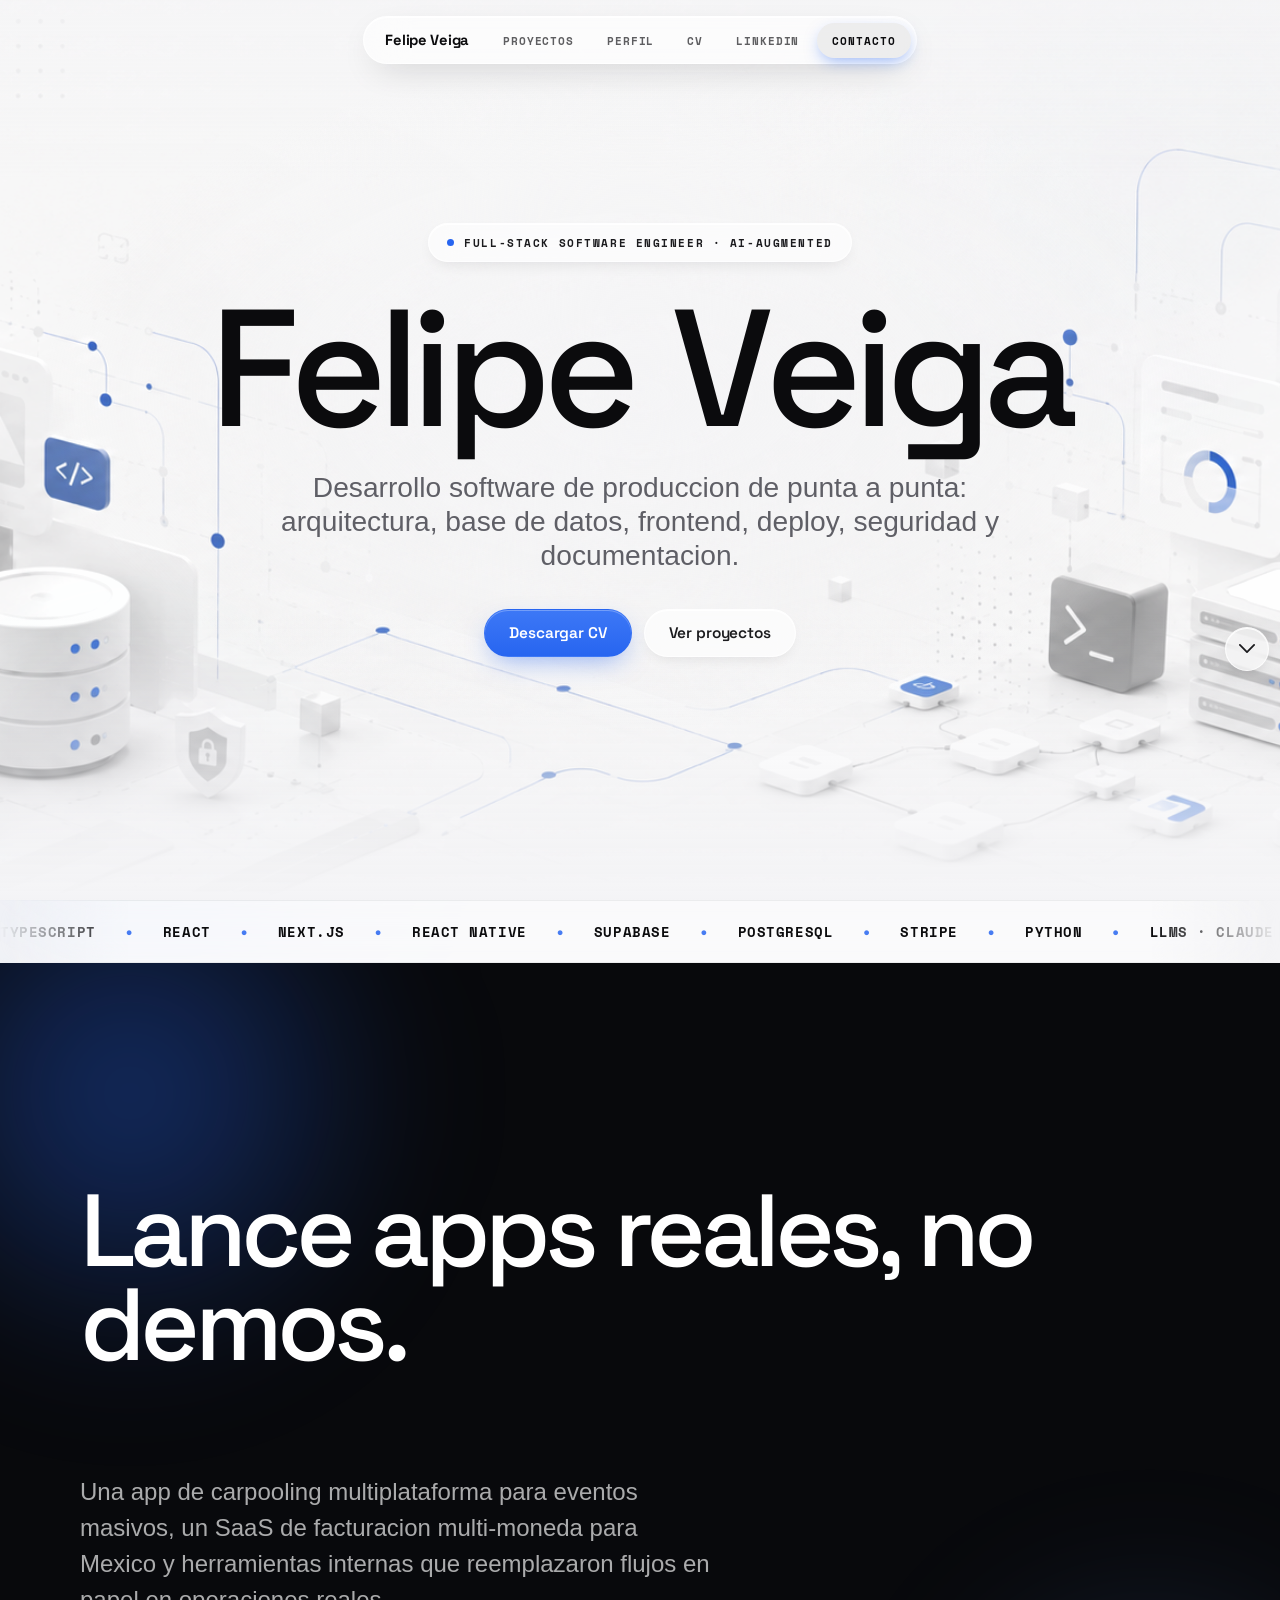
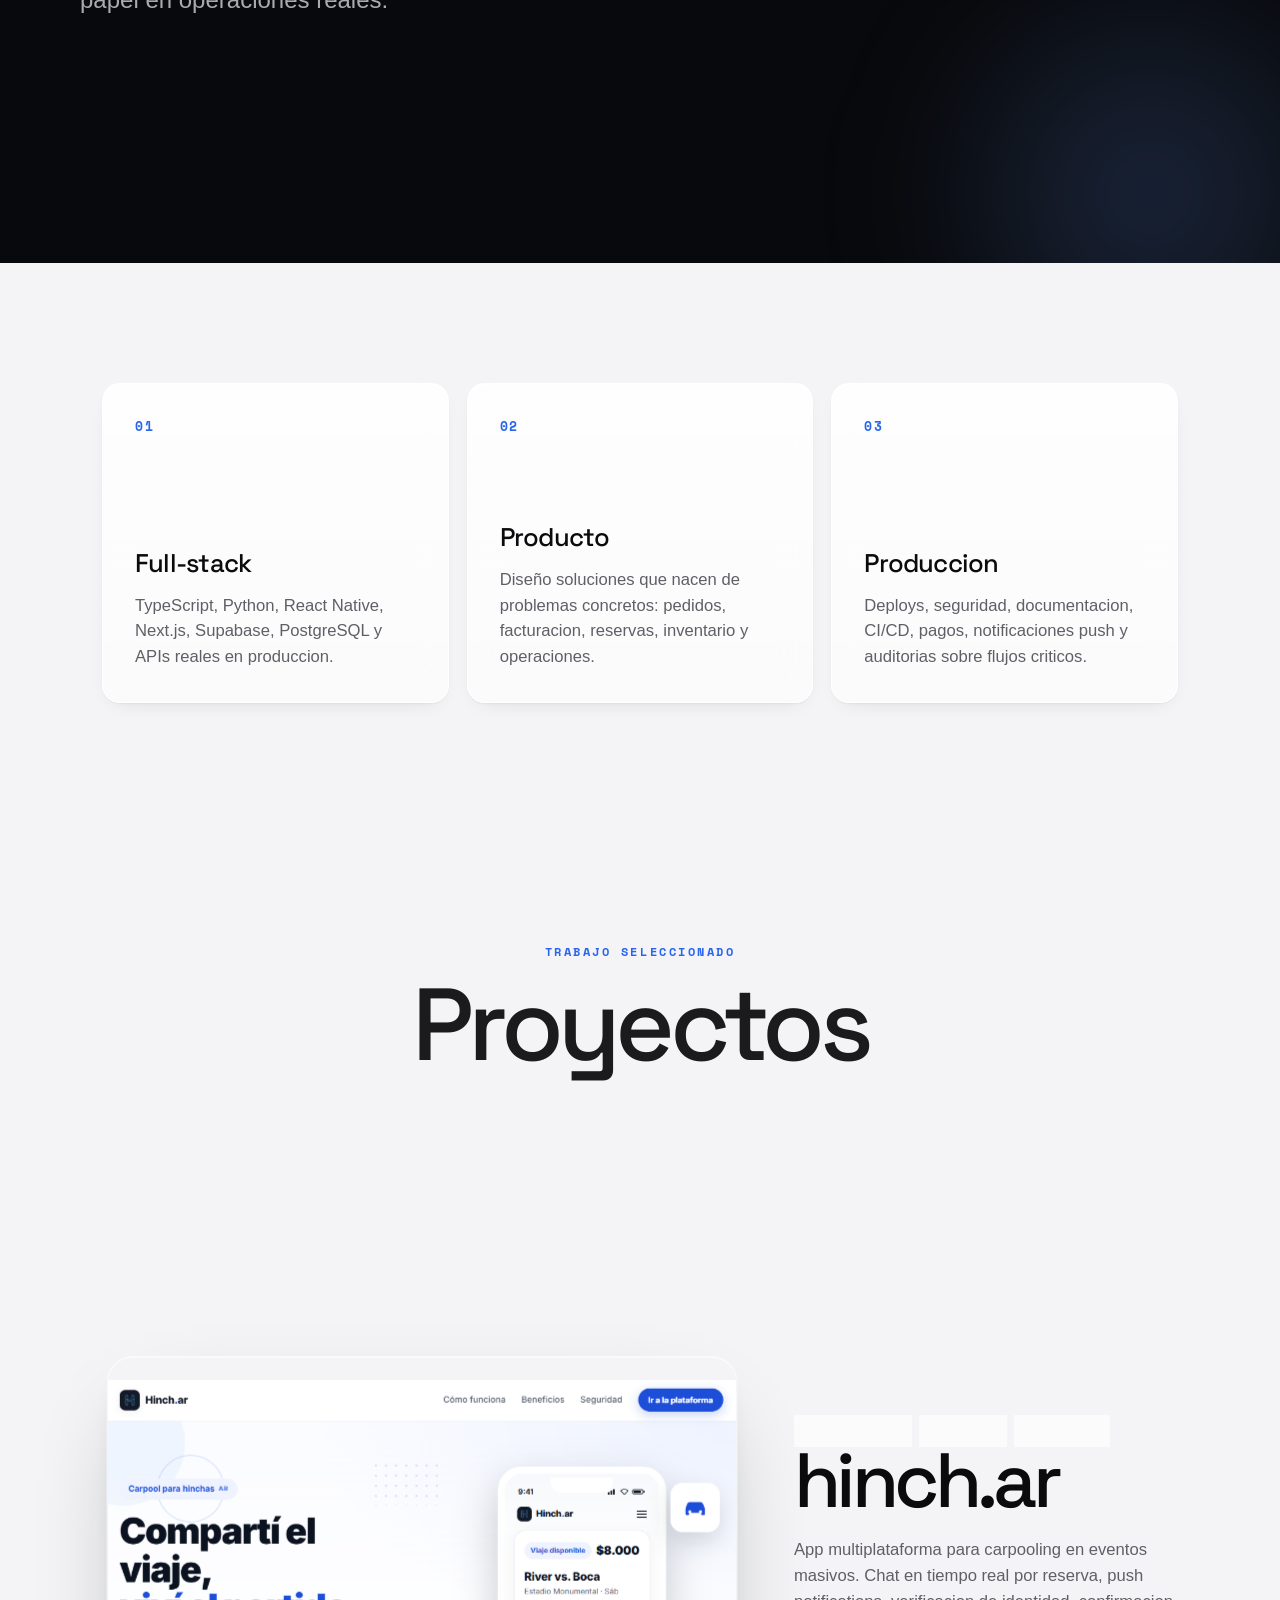
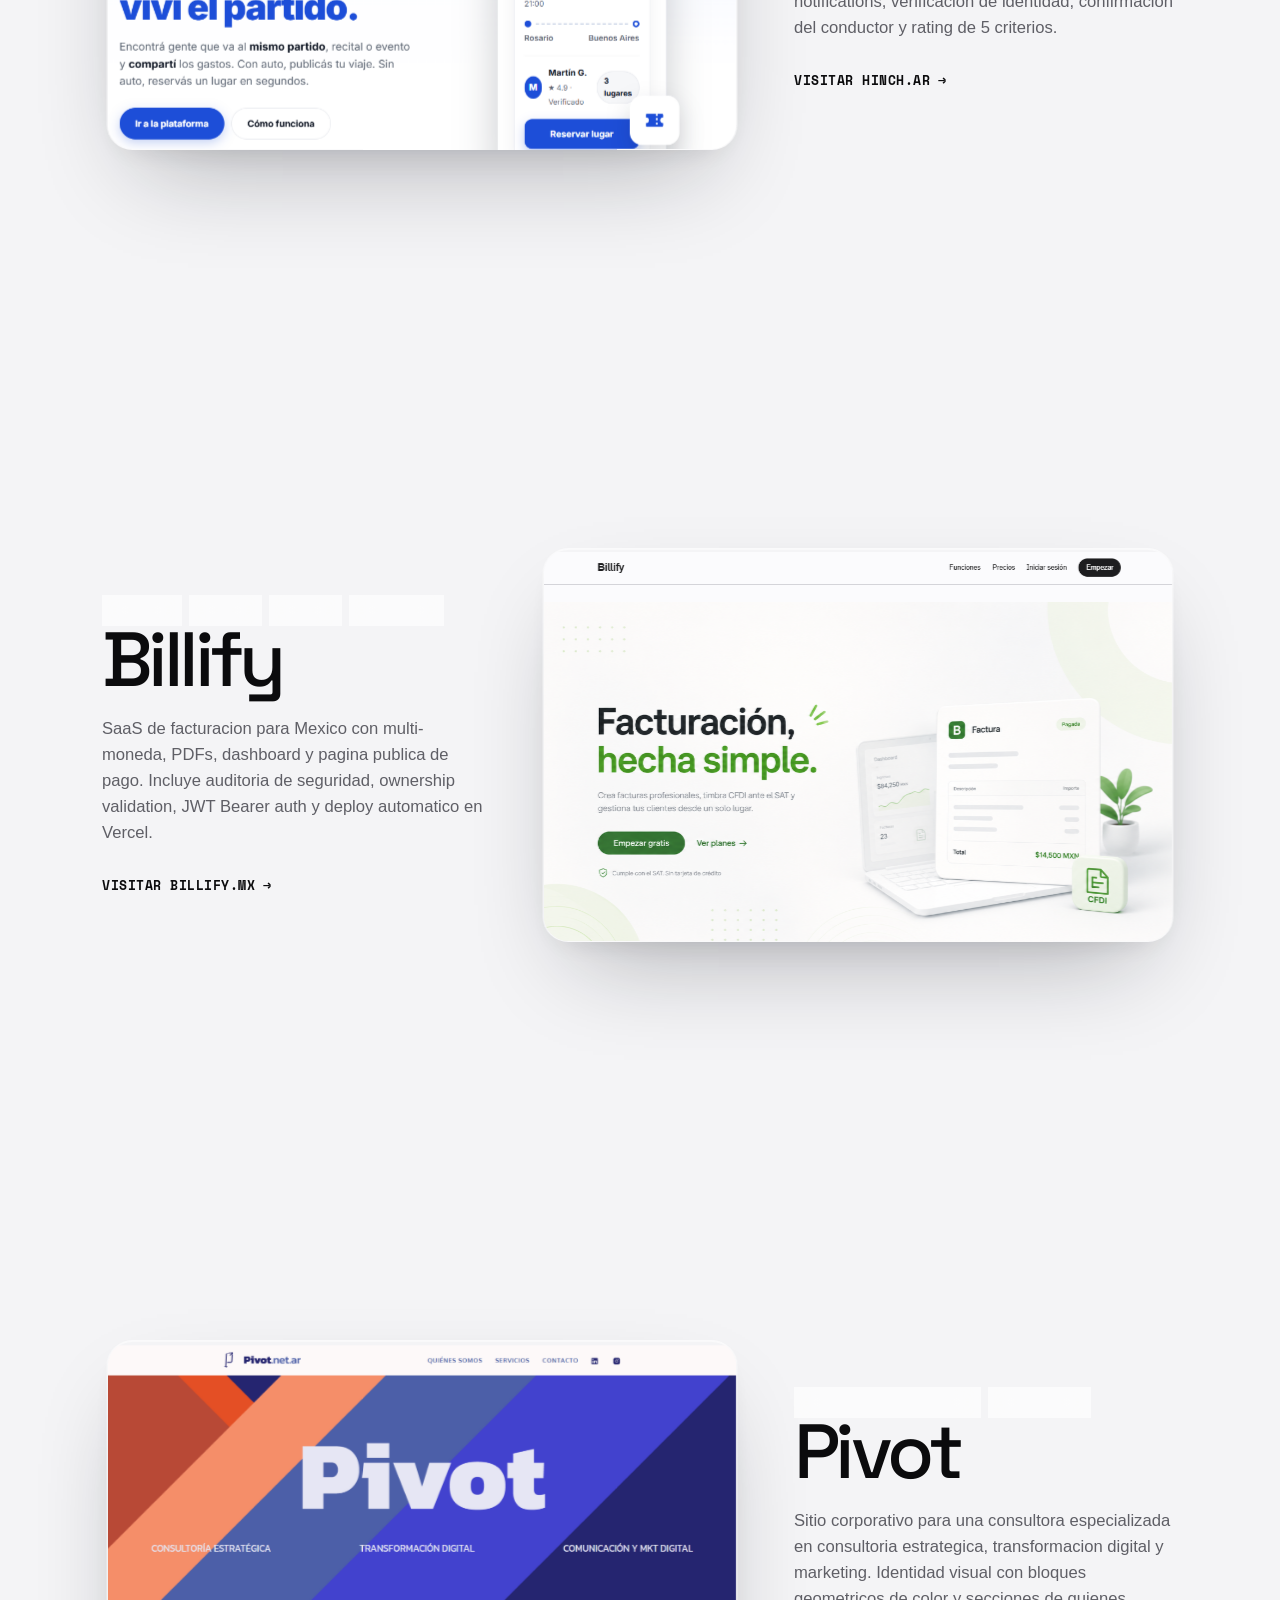
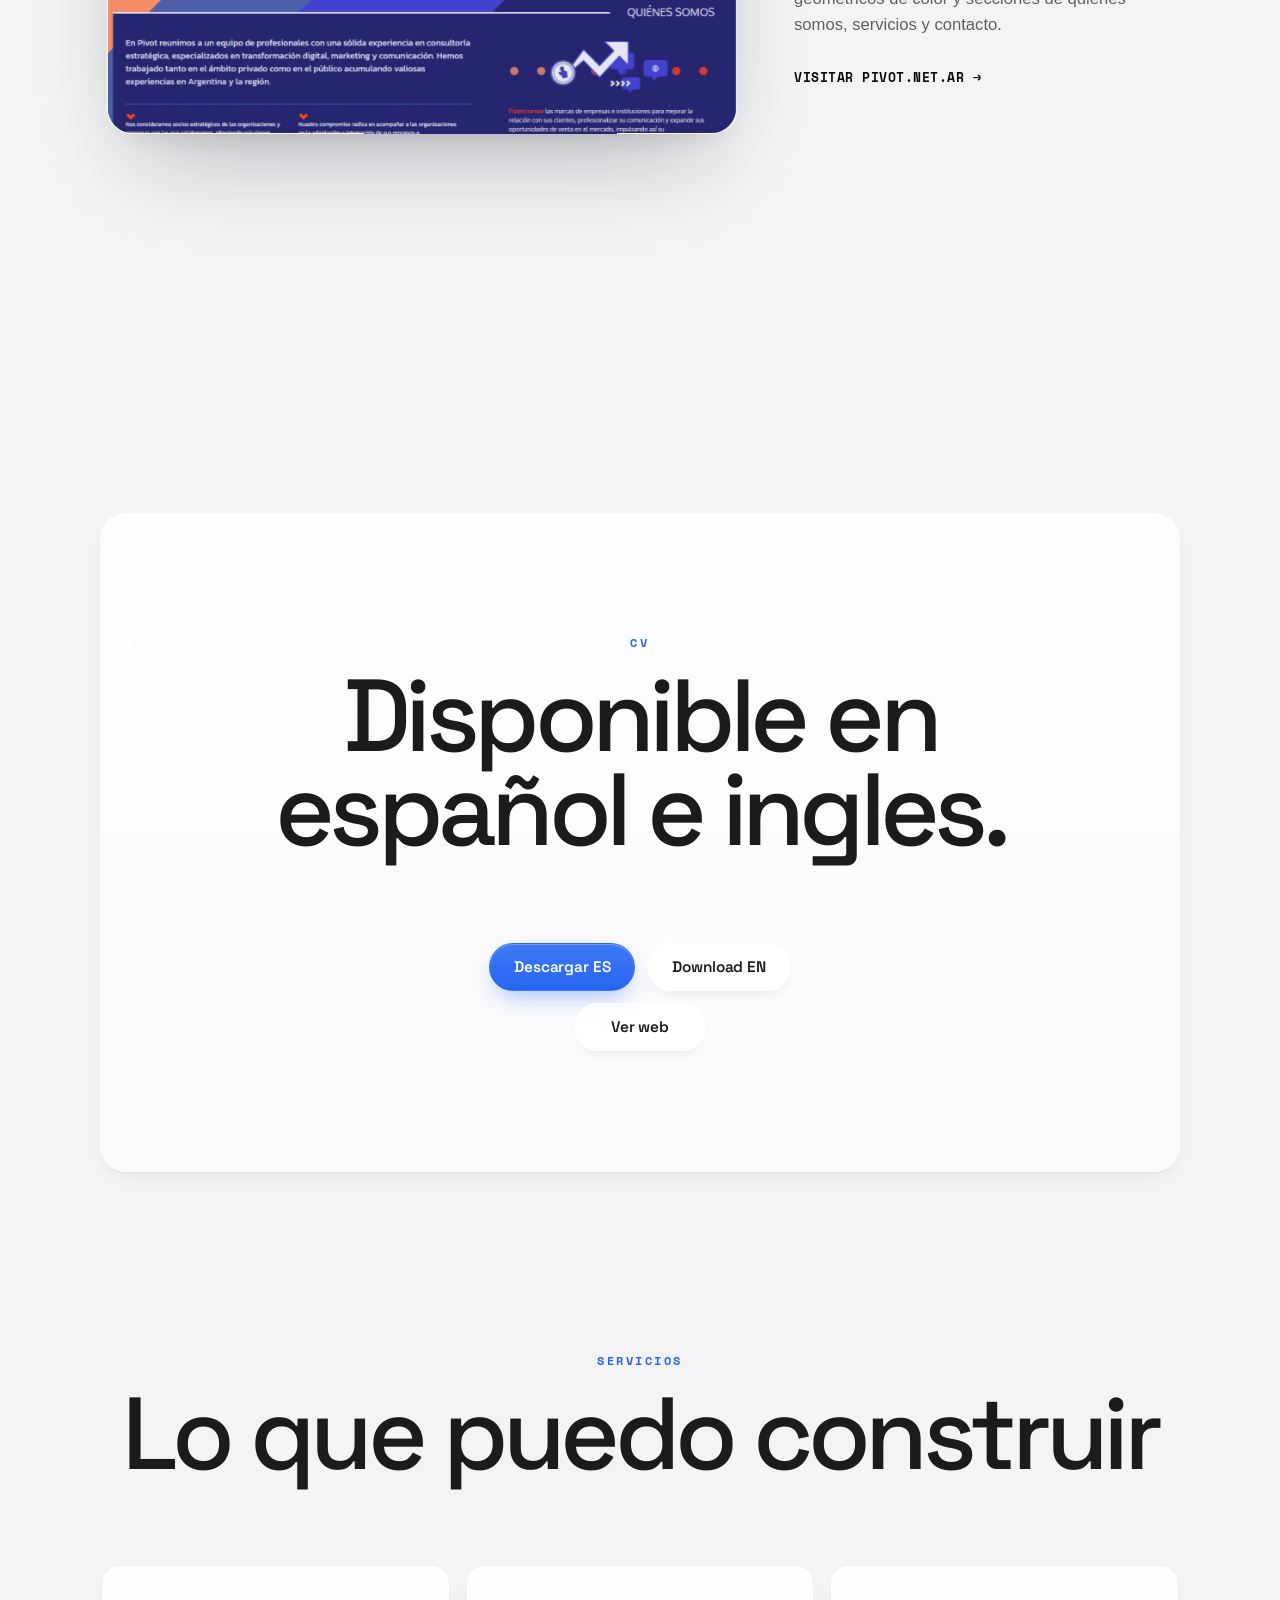
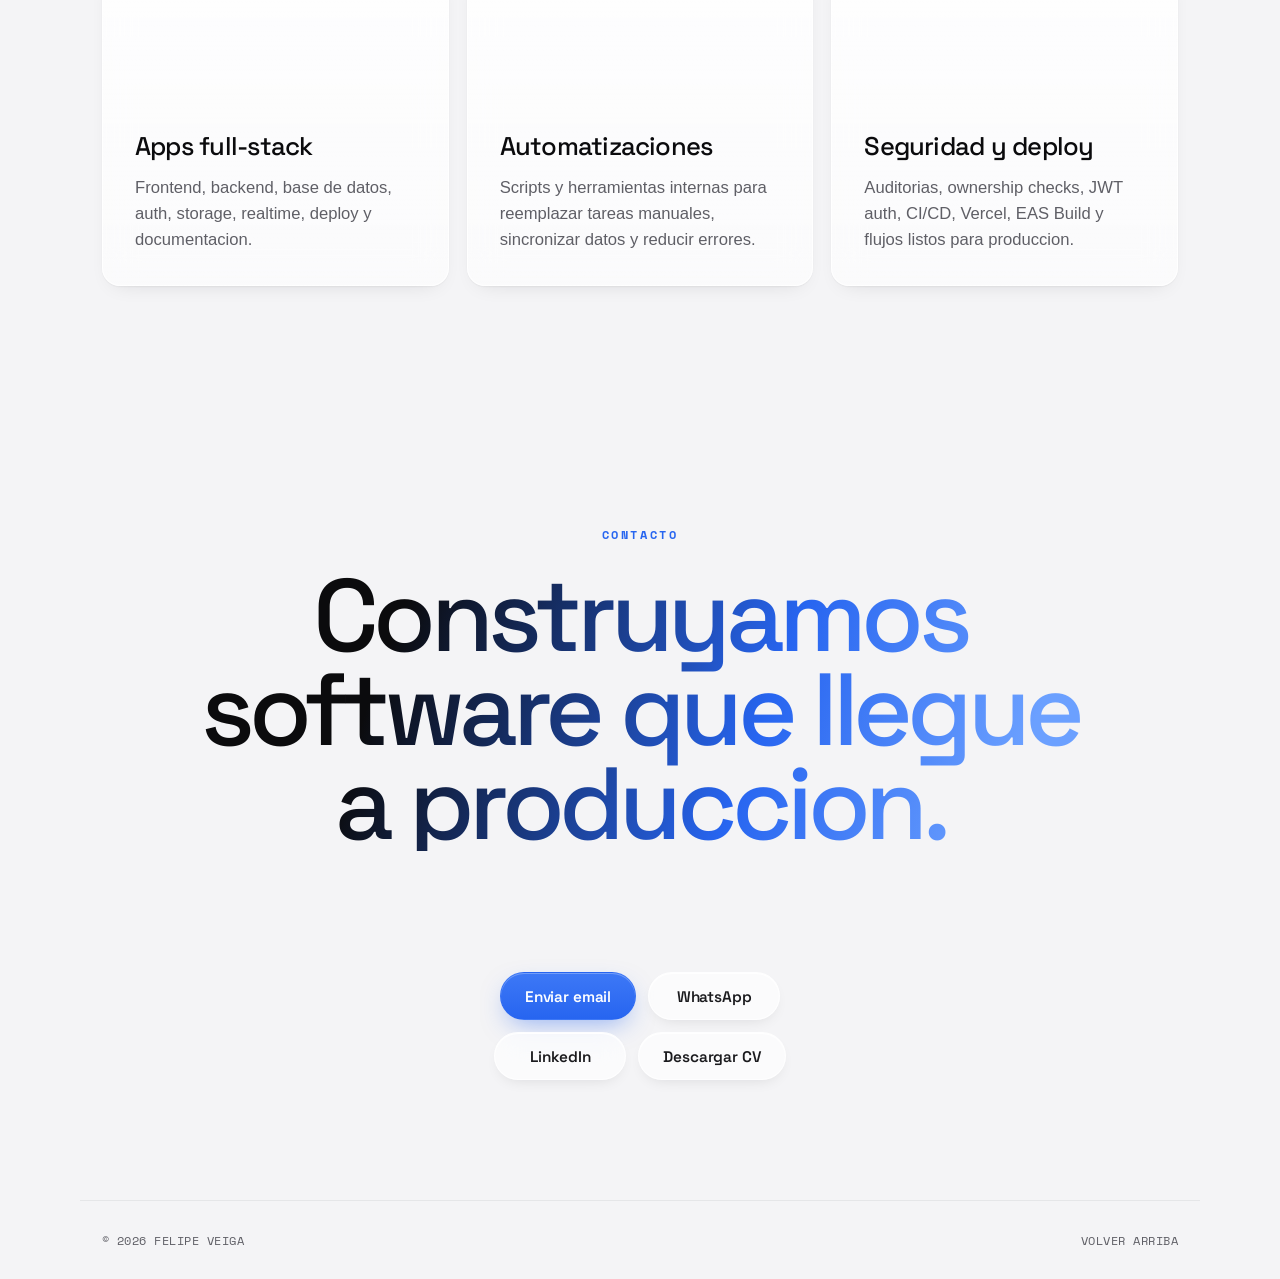
<file: index.html>
<!doctype html>
<html lang="es">
  <head>
    <meta charset="utf-8" />
    <meta name="viewport" content="width=device-width, initial-scale=1" />
    <title>Felipe Veiga | Portfolio</title>
    <meta
      name="description"
      content="Portfolio y CV de Felipe Veiga: frontend, producto digital y experiencias web."
    />
    <meta property="og:title" content="Felipe Veiga | Portfolio" />
    <meta
      property="og:description"
      content="Frontend y producto digital con foco en claridad, detalle y entrega."
    />
    <meta property="og:type" content="website" />
    <link rel="icon" type="image/svg+xml" href="assets/favicon.svg" />
    <link rel="stylesheet" href="styles.css" />
  </head>
  <body>
    <div class="page-progress" aria-hidden="true"></div>

    <header class="site-header" data-elevated="false">
      <nav class="glass-nav" aria-label="Principal">
        <a class="brand" href="#inicio" aria-label="Ir al inicio">Felipe Veiga</a>
        <a href="#proyectos">Proyectos</a>
        <a href="#perfil">Perfil</a>
        <a href="cv.html">CV</a>
        <a href="https://www.linkedin.com/in/felipe-veiga-b64286298/" target="_blank" rel="noopener">LinkedIn</a>
        <a class="nav-cta" href="#contacto">Contacto</a>
      </nav>
    </header>

    <main>
      <section class="hero" id="inicio" aria-labelledby="hero-title">
        <div class="hero-bg" aria-hidden="true"></div>
        <p class="eyebrow glass-chip"><span class="dot" aria-hidden="true"></span>Full-Stack Software Engineer · AI-Augmented</p>
        <h1 id="hero-title" class="hero-title">
          <span class="word">Felipe</span>
          <span class="word">Veiga</span>
        </h1>
        <p class="hero-copy">
          Desarrollo software de produccion de punta a punta: arquitectura, base de datos, frontend, deploy, seguridad y documentacion.
        </p>
        <div class="hero-actions" aria-label="Acciones principales">
          <a class="button primary" data-magnetic href="assets/felipe-veiga-cv-es.pdf" download>Descargar CV</a>
          <a class="button secondary" data-magnetic href="#proyectos">Ver proyectos</a>
        </div>
        <a class="scroll-hint" href="#perfil" aria-label="Seguir bajando">
          <svg width="16" height="9" viewBox="0 0 18 10" fill="none" aria-hidden="true">
            <path d="M1 1l8 8 8-8" stroke="currentColor" stroke-width="2" stroke-linecap="round" stroke-linejoin="round" />
          </svg>
        </a>
      </section>

      <div class="marquee" aria-hidden="true">
        <div class="marquee-track">
          <span>TypeScript</span><span aria-hidden="true">●</span>
          <span>React</span><span aria-hidden="true">●</span>
          <span>Next.js</span><span aria-hidden="true">●</span>
          <span>React Native</span><span aria-hidden="true">●</span>
          <span>Supabase</span><span aria-hidden="true">●</span>
          <span>PostgreSQL</span><span aria-hidden="true">●</span>
          <span>Stripe</span><span aria-hidden="true">●</span>
          <span>Python</span><span aria-hidden="true">●</span>
          <span>LLMs · Claude · GPT</span><span aria-hidden="true">●</span>
          <span>Tailwind</span><span aria-hidden="true">●</span>
          <span>Vercel</span><span aria-hidden="true">●</span>
          <span>EAS Build</span><span aria-hidden="true">●</span>
          <span>Edge Functions</span><span aria-hidden="true">●</span>
          <span>Realtime</span><span aria-hidden="true">●</span>
          <span>JWT Auth</span><span aria-hidden="true">●</span>
          <span>CI/CD</span><span aria-hidden="true">●</span>
          <span>TypeScript</span><span aria-hidden="true">●</span>
          <span>React</span><span aria-hidden="true">●</span>
          <span>Next.js</span><span aria-hidden="true">●</span>
          <span>React Native</span><span aria-hidden="true">●</span>
          <span>Supabase</span><span aria-hidden="true">●</span>
          <span>PostgreSQL</span><span aria-hidden="true">●</span>
          <span>Stripe</span><span aria-hidden="true">●</span>
          <span>Python</span><span aria-hidden="true">●</span>
          <span>LLMs · Claude · GPT</span><span aria-hidden="true">●</span>
          <span>Tailwind</span><span aria-hidden="true">●</span>
          <span>Vercel</span><span aria-hidden="true">●</span>
          <span>EAS Build</span><span aria-hidden="true">●</span>
          <span>Edge Functions</span><span aria-hidden="true">●</span>
          <span>Realtime</span><span aria-hidden="true">●</span>
          <span>JWT Auth</span><span aria-hidden="true">●</span>
          <span>CI/CD</span><span aria-hidden="true">●</span>
        </div>
      </div>

      <section class="manifest" id="perfil" aria-label="Perfil profesional">
        <div class="manifest-inner">
          <p class="reveal">
            Lance apps reales, no demos.
          </p>
          <p class="manifest-copy reveal">
            Una app de carpooling multiplataforma para eventos masivos, un SaaS de facturacion multi-moneda para Mexico y herramientas internas que reemplazaron flujos en papel en operaciones reales.
          </p>
        </div>
      </section>

      <section class="section principles" aria-label="Fortalezas">
        <article class="principle glass-card card-glow reveal">
          <span>01</span>
          <h2>Full-stack</h2>
          <p>TypeScript, Python, React Native, Next.js, Supabase, PostgreSQL y APIs reales en produccion.</p>
        </article>
        <article class="principle glass-card card-glow reveal">
          <span>02</span>
          <h2>Producto</h2>
          <p>Diseño soluciones que nacen de problemas concretos: pedidos, facturacion, reservas, inventario y operaciones.</p>
        </article>
        <article class="principle glass-card card-glow reveal">
          <span>03</span>
          <h2>Produccion</h2>
          <p>Deploys, seguridad, documentacion, CI/CD, pagos, notificaciones push y auditorias sobre flujos criticos.</p>
        </article>
      </section>

      <section class="projects" id="proyectos" aria-labelledby="projects-title">
        <div class="section-heading reveal">
          <p class="eyebrow">Trabajo seleccionado</p>
          <h2 id="projects-title">Proyectos</h2>
        </div>

        <article class="project-story reveal">
          <a class="project-screen" href="https://hinch.ar" target="_blank" rel="noopener" aria-label="Abrir hinch.ar">
            <img class="screen-image" src="assets/hinch-ar.png" alt="Captura de hinch.ar mostrando la landing del producto" loading="lazy" />
          </a>
          <div class="project-text">
            <p class="project-kicker"><span>React Native</span><span>Supabase</span><span>EAS Build</span></p>
            <h3>hinch.ar</h3>
            <p>
              App multiplataforma para carpooling en eventos masivos. Chat en tiempo real por reserva, push notifications, verificacion de identidad, confirmacion del conductor y rating de 5 criterios.
            </p>
            <a href="https://hinch.ar" target="_blank" rel="noopener">Visitar hinch.ar</a>
          </div>
        </article>

        <article class="project-story reveal">
          <a class="project-screen alt" href="https://billify.mx" target="_blank" rel="noopener" aria-label="Abrir Billify">
            <img class="screen-image" src="assets/billify.png" alt="Captura de Billify mostrando la landing del SaaS de facturacion" loading="lazy" />
          </a>
          <div class="project-text">
            <p class="project-kicker"><span>Next.js</span><span>Stripe</span><span>PayPal</span><span>Facturapi</span></p>
            <h3>Billify</h3>
            <p>
              SaaS de facturacion para Mexico con multi-moneda, PDFs, dashboard y pagina publica de pago. Incluye auditoria de seguridad, ownership validation, JWT Bearer auth y deploy automatico en Vercel.
            </p>
            <a href="https://billify.mx" target="_blank" rel="noopener">Visitar billify.mx</a>
          </div>
        </article>

        <article class="project-story reveal">
          <a class="project-screen warm" href="https://pivot.net.ar" target="_blank" rel="noopener" aria-label="Abrir Pivot">
            <img class="screen-image" src="assets/pivot.png" alt="Captura de pivot.net.ar mostrando la landing de la consultora" loading="lazy" />
          </a>
          <div class="project-text">
            <p class="project-kicker"><span>Landing institucional</span><span>Diseño web</span></p>
            <h3>Pivot</h3>
            <p>
              Sitio corporativo para una consultora especializada en consultoria estrategica, transformacion digital y marketing. Identidad visual con bloques geometricos de color y secciones de quienes somos, servicios y contacto.
            </p>
            <a href="https://pivot.net.ar" target="_blank" rel="noopener">Visitar pivot.net.ar</a>
          </div>
        </article>
      </section>

      <section class="cv-panel glass-card card-glow reveal" aria-labelledby="cv-title">
        <p class="eyebrow">CV</p>
        <h2 id="cv-title">Disponible en español e ingles.</h2>
        <div class="cv-actions">
          <a class="button primary" href="assets/felipe-veiga-cv-es.pdf" download>Descargar ES</a>
          <a class="button secondary" href="assets/felipe-veiga-cv-en.pdf" download>Download EN</a>
          <a class="button secondary" href="cv.html">Ver web</a>
        </div>
      </section>

      <section class="services" aria-labelledby="services-title">
        <div class="section-heading reveal">
          <p class="eyebrow">Servicios</p>
          <h2 id="services-title">Lo que puedo construir</h2>
        </div>
        <div class="service-grid">
          <article class="glass-card card-glow reveal">
            <h3>Apps full-stack</h3>
            <p>Frontend, backend, base de datos, auth, storage, realtime, deploy y documentacion.</p>
          </article>
          <article class="glass-card card-glow reveal">
            <h3>Automatizaciones</h3>
            <p>Scripts y herramientas internas para reemplazar tareas manuales, sincronizar datos y reducir errores.</p>
          </article>
          <article class="glass-card card-glow reveal">
            <h3>Seguridad y deploy</h3>
            <p>Auditorias, ownership checks, JWT auth, CI/CD, Vercel, EAS Build y flujos listos para produccion.</p>
          </article>
        </div>
      </section>

      <section class="contact" id="contacto" aria-labelledby="contact-title">
        <p class="eyebrow">Contacto</p>
        <h2 id="contact-title" class="gradient-text">Construyamos software que llegue a produccion.</h2>
        <div class="contact-actions">
          <a class="button primary" data-magnetic href="mailto:felipe@veiga.ar">Enviar email</a>
          <a class="button secondary" data-magnetic href="https://wa.me/5493416371115" target="_blank" rel="noopener">WhatsApp</a>
          <a class="button secondary" data-magnetic href="https://www.linkedin.com/in/felipe-veiga-b64286298/" target="_blank" rel="noopener">LinkedIn</a>
          <a class="button secondary" data-magnetic href="assets/felipe-veiga-cv-es.pdf" download>Descargar CV</a>
        </div>
      </section>
    </main>

    <footer class="footer">
      <span>&copy; <span id="year"></span> Felipe Veiga</span>
      <a href="#inicio">Volver arriba</a>
    </footer>

    <script src="script.js"></script>
  </body>
</html>
</file>
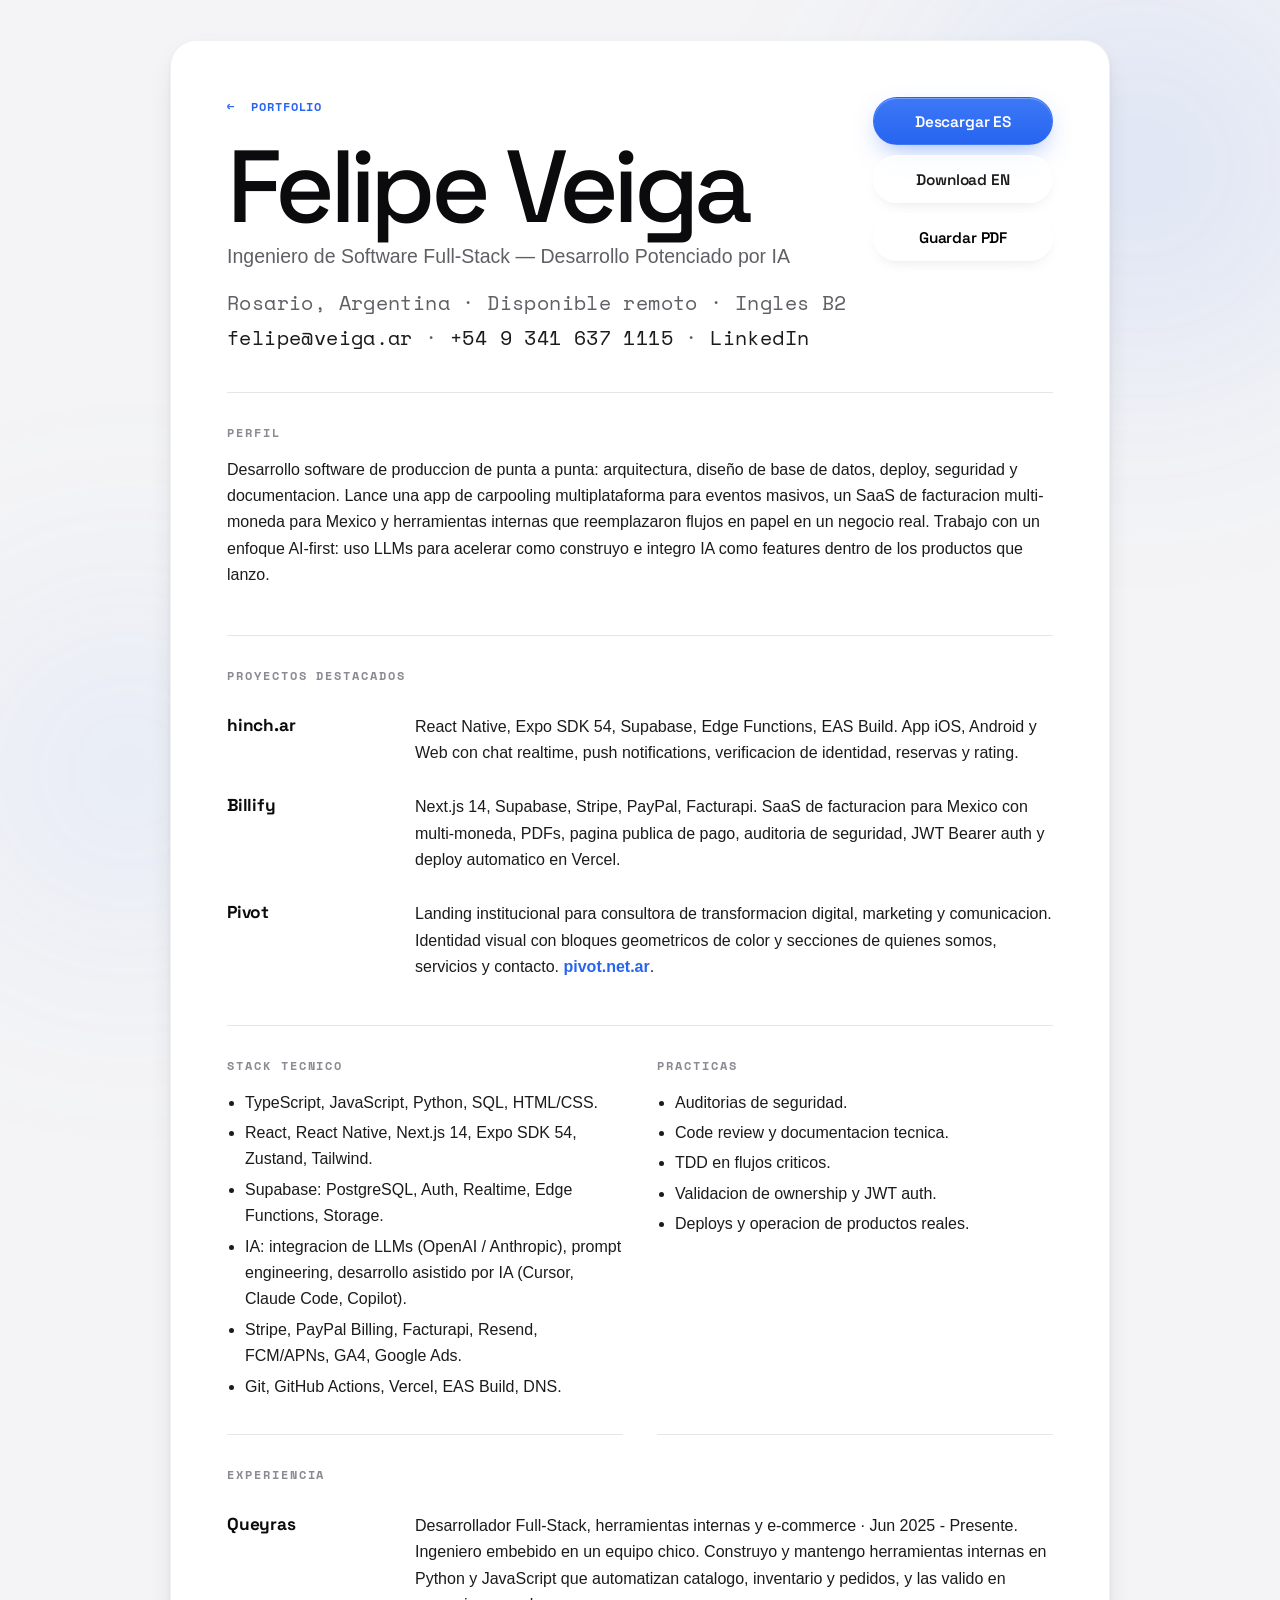
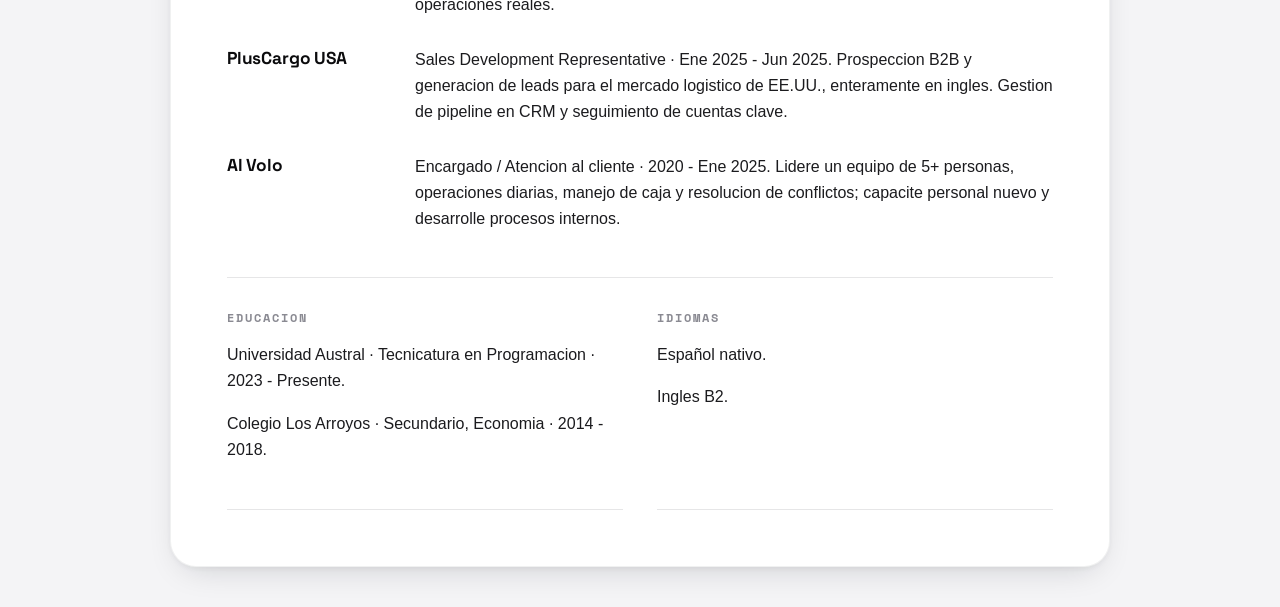
<file: cv.html>
<!doctype html>
<html lang="es">
  <head>
    <meta charset="utf-8" />
    <meta name="viewport" content="width=device-width, initial-scale=1" />
    <title>CV | Felipe Veiga</title>
    <meta name="description" content="CV de Felipe Veiga, Full-Stack Software Engineer." />
    <link rel="icon" type="image/svg+xml" href="assets/favicon.svg" />
    <link rel="stylesheet" href="styles.css" />
  </head>
  <body class="cv-page">
    <div class="page-progress" aria-hidden="true"></div>

    <main class="cv-sheet">
      <header class="cv-header">
        <div>
          <a class="cv-back" href="index.html">Portfolio</a>
          <h1>Felipe Veiga</h1>
          <p>Ingeniero de Software Full-Stack — Desarrollo Potenciado por IA</p>
          <p class="cv-meta">Rosario, Argentina · Disponible remoto · Ingles B2</p>
          <p class="cv-meta"><a href="mailto:felipe@veiga.ar">felipe@veiga.ar</a> · <a href="https://wa.me/5493416371115" target="_blank" rel="noopener">+54 9 341 637 1115</a> · <a href="https://www.linkedin.com/in/felipe-veiga-b64286298/" target="_blank" rel="noopener">LinkedIn</a></p>
        </div>
        <div class="cv-downloads">
          <a class="button primary" href="assets/felipe-veiga-cv-es.pdf" download>Descargar ES</a>
          <a class="button secondary" href="assets/felipe-veiga-cv-en.pdf" download>Download EN</a>
          <button class="button secondary print-button" type="button">Guardar PDF</button>
        </div>
      </header>

      <section class="cv-section">
        <h2>Perfil</h2>
        <p>
          Desarrollo software de produccion de punta a punta: arquitectura, diseño de base de datos, deploy, seguridad y documentacion. Lance una app de carpooling multiplataforma para eventos masivos, un SaaS de facturacion multi-moneda para Mexico y herramientas internas que reemplazaron flujos en papel en un negocio real. Trabajo con un enfoque AI-first: uso LLMs para acelerar como construyo e integro IA como features dentro de los productos que lanzo.
        </p>
      </section>

      <section class="cv-section">
        <h2>Proyectos destacados</h2>
        <div class="cv-project">
          <strong>hinch.ar</strong>
          <p>React Native, Expo SDK 54, Supabase, Edge Functions, EAS Build. App iOS, Android y Web con chat realtime, push notifications, verificacion de identidad, reservas y rating.</p>
        </div>
        <div class="cv-project">
          <strong>Billify</strong>
          <p>Next.js 14, Supabase, Stripe, PayPal, Facturapi. SaaS de facturacion para Mexico con multi-moneda, PDFs, pagina publica de pago, auditoria de seguridad, JWT Bearer auth y deploy automatico en Vercel.</p>
        </div>
        <div class="cv-project">
          <strong>Pivot</strong>
          <p>Landing institucional para consultora de transformacion digital, marketing y comunicacion. Identidad visual con bloques geometricos de color y secciones de quienes somos, servicios y contacto. <a href="https://pivot.net.ar" target="_blank" rel="noopener">pivot.net.ar</a>.</p>
        </div>
      </section>

      <section class="cv-grid">
        <article class="cv-section">
          <h2>Stack tecnico</h2>
          <ul>
            <li>TypeScript, JavaScript, Python, SQL, HTML/CSS.</li>
            <li>React, React Native, Next.js 14, Expo SDK 54, Zustand, Tailwind.</li>
            <li>Supabase: PostgreSQL, Auth, Realtime, Edge Functions, Storage.</li>
            <li>IA: integracion de LLMs (OpenAI / Anthropic), prompt engineering, desarrollo asistido por IA (Cursor, Claude Code, Copilot).</li>
            <li>Stripe, PayPal Billing, Facturapi, Resend, FCM/APNs, GA4, Google Ads.</li>
            <li>Git, GitHub Actions, Vercel, EAS Build, DNS.</li>
          </ul>
        </article>
        <article class="cv-section">
          <h2>Practicas</h2>
          <ul>
            <li>Auditorias de seguridad.</li>
            <li>Code review y documentacion tecnica.</li>
            <li>TDD en flujos criticos.</li>
            <li>Validacion de ownership y JWT auth.</li>
            <li>Deploys y operacion de productos reales.</li>
          </ul>
        </article>
      </section>

      <section class="cv-section">
        <h2>Experiencia</h2>
        <div class="cv-project">
          <strong>Queyras</strong>
          <p>Desarrollador Full-Stack, herramientas internas y e-commerce · Jun 2025 - Presente. Ingeniero embebido en un equipo chico. Construyo y mantengo herramientas internas en Python y JavaScript que automatizan catalogo, inventario y pedidos, y las valido en operaciones reales.</p>
        </div>
        <div class="cv-project">
          <strong>PlusCargo USA</strong>
          <p>Sales Development Representative · Ene 2025 - Jun 2025. Prospeccion B2B y generacion de leads para el mercado logistico de EE.UU., enteramente en ingles. Gestion de pipeline en CRM y seguimiento de cuentas clave.</p>
        </div>
        <div class="cv-project">
          <strong>Al Volo</strong>
          <p>Encargado / Atencion al cliente · 2020 - Ene 2025. Lidere un equipo de 5+ personas, operaciones diarias, manejo de caja y resolucion de conflictos; capacite personal nuevo y desarrolle procesos internos.</p>
        </div>
      </section>

      <section class="cv-grid">
        <article class="cv-section">
          <h2>Educacion</h2>
          <p>Universidad Austral · Tecnicatura en Programacion · 2023 - Presente.</p>
          <p>Colegio Los Arroyos · Secundario, Economia · 2014 - 2018.</p>
        </article>
        <article class="cv-section">
          <h2>Idiomas</h2>
          <p>Español nativo.</p>
          <p>Ingles B2.</p>
        </article>
      </section>
    </main>
    <script src="script.js"></script>
  </body>
</html>
</file>
<file: styles.css>
/* =========================================================
   Fuentes self-hosteadas (respetan CSP font-src 'self')
   Space Grotesk  -> display / titulares / nav / botones
   Space Mono     -> metadata tecnica (labels, chips, ticker)
   ========================================================= */

@font-face {
  font-family: "Space Grotesk";
  src: url("assets/fonts/SpaceGrotesk-Variable.woff2") format("woff2");
  font-weight: 300 700;
  font-style: normal;
  font-display: swap;
}

@font-face {
  font-family: "Space Mono";
  src: url("assets/fonts/SpaceMono-Regular.woff2") format("woff2");
  font-weight: 400;
  font-style: normal;
  font-display: swap;
}

@font-face {
  font-family: "Space Mono";
  src: url("assets/fonts/SpaceMono-Bold.woff2") format("woff2");
  font-weight: 700;
  font-style: normal;
  font-display: swap;
}

:root {
  color-scheme: light;

  /* Tipografia */
  --font-display: "Space Grotesk", -apple-system, BlinkMacSystemFont, "Segoe UI", sans-serif;
  --font-sans: -apple-system, BlinkMacSystemFont, "SF Pro Text", "Segoe UI", Helvetica, Arial, sans-serif;
  --font-mono: "Space Mono", ui-monospace, SFMono-Regular, "SF Mono", Menlo, monospace;

  /* Tinta y neutros (Apple grays, ligeramente mas profundos para contraste) */
  --ink: #0b0b0d;
  --text: #1b1b1e;
  --muted: #5f5f66;
  --faint: #8a8a92;
  --paper: #f4f4f6;
  --paper-tint: #eef0f4;
  --white: #ffffff;
  --line: rgba(15, 17, 26, 0.1);
  --line-strong: rgba(15, 17, 26, 0.16);

  /* Azul refinado: mismo family, mas electrico y con escala propia */
  --blue: #2765f0;
  --blue-strong: #1a4fd8;
  --blue-soft: #6ba0ff;
  --accent: var(--blue);
  --dark: #08090c;

  /* Vidrio */
  --glass-bg: rgba(255, 255, 255, 0.62);
  --glass-border: rgba(255, 255, 255, 0.75);
  --glass-highlight: inset 0 1px 0 rgba(255, 255, 255, 0.92);

  /* Sombras: mas precisas, menos difusas */
  --shadow-sm: 0 1px 2px rgba(16, 18, 28, 0.05), 0 8px 22px -12px rgba(16, 18, 28, 0.14);
  --shadow-md: 0 12px 34px -14px rgba(16, 18, 28, 0.2), 0 2px 6px rgba(16, 18, 28, 0.05);
  --shadow-lg: 0 44px 96px -34px rgba(16, 18, 28, 0.32), 0 12px 32px -16px rgba(16, 18, 28, 0.14);

  --spring: cubic-bezier(0.16, 1, 0.3, 1);
  --radius-sm: 12px;
  --radius-md: 18px;
  --radius-lg: 26px;
  --radius-pill: 999px;

  font-family: var(--font-sans);
}

* {
  box-sizing: border-box;
}

html {
  scroll-behavior: smooth;
  scroll-padding-top: 96px;
}

body {
  margin: 0;
  background: var(--paper);
  color: var(--text);
  overflow-x: hidden;
  width: 100%;
  font-family: var(--font-sans);
  -webkit-font-smoothing: antialiased;
  text-rendering: optimizeLegibility;
}

/* Aurora ambiental: da algo que refractar a los paneles de vidrio */
body::before,
body::after {
  content: "";
  border-radius: 50%;
  filter: blur(96px);
  pointer-events: none;
  position: fixed;
  z-index: -1;
}

body::before {
  animation: drift1 26s ease-in-out infinite;
  background: radial-gradient(circle, rgba(39, 101, 240, 0.13), transparent 62%);
  height: 58vw;
  right: -18vw;
  top: -16vw;
  width: 58vw;
}

body::after {
  animation: drift2 32s ease-in-out infinite;
  background: radial-gradient(circle, rgba(107, 160, 255, 0.12), transparent 62%);
  bottom: -14vw;
  height: 48vw;
  left: -14vw;
  width: 48vw;
}

@keyframes drift1 {
  0%, 100% { transform: translate3d(0, 0, 0) scale(1); }
  33% { transform: translate3d(-60px, 50px, 0) scale(1.08); }
  66% { transform: translate3d(30px, 80px, 0) scale(0.95); }
}

@keyframes drift2 {
  0%, 100% { transform: translate3d(0, 0, 0) scale(1); }
  40% { transform: translate3d(70px, -40px, 0) scale(1.1); }
  75% { transform: translate3d(-30px, 30px, 0) scale(0.92); }
}

a {
  color: inherit;
  text-decoration: none;
}

::selection {
  background: rgba(39, 101, 240, 0.18);
}

:focus-visible {
  border-radius: 8px;
  outline: 2px solid var(--blue);
  outline-offset: 3px;
}

/* ---------- Page progress ---------- */

.page-progress {
  background: linear-gradient(90deg, var(--blue), var(--blue-soft));
  box-shadow: 0 0 12px rgba(39, 101, 240, 0.55);
  height: 2px;
  left: 0;
  pointer-events: none;
  position: fixed;
  top: 0;
  transform-origin: left center;
  transition: transform 80ms linear;
  width: 100%;
  z-index: 100;
  transform: scaleX(0);
}

/* ---------- Nav flotante liquid glass ---------- */

.site-header {
  display: flex;
  justify-content: center;
  left: 0;
  padding: 0 14px;
  pointer-events: none;
  position: fixed;
  right: 0;
  top: 16px;
  z-index: 50;
}

.glass-nav {
  align-items: center;
  backdrop-filter: blur(20px) saturate(1.7);
  -webkit-backdrop-filter: blur(20px) saturate(1.7);
  background: var(--glass-bg);
  border: 1px solid var(--glass-border);
  border-radius: var(--radius-pill);
  box-shadow:
    var(--glass-highlight),
    0 12px 36px -14px rgba(15, 15, 20, 0.24);
  display: flex;
  gap: 3px;
  padding: 5px;
  pointer-events: auto;
  transition:
    background 320ms ease,
    box-shadow 320ms ease;
}

.site-header[data-elevated="true"] .glass-nav {
  background: rgba(255, 255, 255, 0.76);
  box-shadow:
    var(--glass-highlight),
    0 16px 46px -16px rgba(15, 15, 20, 0.3);
}

.glass-nav a {
  border-radius: var(--radius-pill);
  color: rgba(27, 27, 30, 0.7);
  font-family: var(--font-mono);
  font-size: 0.7rem;
  font-weight: 700;
  letter-spacing: 0.08em;
  text-transform: uppercase;
  padding: 9px 15px;
  transition:
    background 240ms ease,
    color 240ms ease,
    transform 240ms var(--spring);
}

.glass-nav a:hover {
  background: rgba(255, 255, 255, 0.85);
  color: var(--ink);
}

.glass-nav a:active {
  transform: scale(0.96);
}

.glass-nav a.is-active {
  background: rgba(10, 10, 12, 0.06);
  color: var(--ink);
}

.glass-nav .brand {
  color: var(--ink);
  font-family: var(--font-display);
  font-size: 0.92rem;
  font-weight: 700;
  letter-spacing: -0.02em;
  text-transform: none;
  padding-left: 16px;
  padding-right: 16px;
}

.glass-nav .nav-cta {
  background: linear-gradient(180deg, #3d78f6, var(--blue));
  box-shadow: 0 6px 16px -4px rgba(39, 101, 240, 0.5);
  color: #fff;
}

.glass-nav .nav-cta:hover {
  background: linear-gradient(180deg, #5289f8, #2059ea);
  color: #fff;
}

/* ---------- Hero ---------- */

.hero {
  align-items: center;
  display: flex;
  flex-direction: column;
  justify-content: center;
  min-height: 100vh;
  overflow: hidden;
  padding: 120px 22px 96px;
  position: relative;
  text-align: center;
}

.hero-bg {
  background-image: url("assets/hero-bg.webp");
  background-position: center center;
  background-repeat: no-repeat;
  background-size: cover;
  filter: saturate(0.82) contrast(0.97) brightness(1.03);
  inset: -14% 0 0;
  opacity: 0.88;
  position: absolute;
  will-change: transform;
  z-index: 0;
}

/* Scrim: halo suave detras del texto + fundido al paper para integrar la ilustracion */
.hero::before {
  background:
    radial-gradient(ellipse 78% 62% at 50% 44%, rgba(244, 244, 246, 0.74) 0%, rgba(244, 244, 246, 0) 60%),
    linear-gradient(to bottom, rgba(244, 244, 246, 0.55) 0%, rgba(244, 244, 246, 0) 20%, rgba(244, 244, 246, 0) 68%, var(--paper) 100%);
  content: "";
  inset: 0;
  pointer-events: none;
  position: absolute;
  z-index: 1;
}

.hero > :not(.hero-bg) {
  position: relative;
  z-index: 2;
}

@keyframes rise {
  from {
    opacity: 0;
    transform: translateY(26px);
  }
  to {
    opacity: 1;
    transform: translateY(0);
  }
}

.hero .glass-chip {
  animation: rise 900ms var(--spring) 60ms backwards;
}

.hero .hero-copy {
  animation: rise 900ms var(--spring) 820ms backwards;
}

.hero .hero-actions {
  animation: rise 900ms var(--spring) 960ms backwards;
}

.hero .scroll-hint {
  animation: rise 900ms var(--spring) 1180ms backwards;
}

@keyframes charRise {
  from {
    opacity: 0;
    transform: translateY(110%) rotate(4deg);
  }
  to {
    opacity: 1;
    transform: translateY(0) rotate(0deg);
  }
}

.eyebrow {
  color: var(--accent);
  font-family: var(--font-mono);
  font-size: 0.72rem;
  font-weight: 700;
  letter-spacing: 0.22em;
  margin: 0 0 18px;
  text-transform: uppercase;
}

.glass-chip {
  align-items: center;
  backdrop-filter: blur(14px) saturate(1.6);
  -webkit-backdrop-filter: blur(14px) saturate(1.6);
  background: rgba(255, 255, 255, 0.6);
  border: 1px solid var(--glass-border);
  border-radius: var(--radius-pill);
  box-shadow:
    var(--glass-highlight),
    0 6px 18px -8px rgba(15, 15, 20, 0.14);
  color: var(--text);
  display: inline-flex;
  font-family: var(--font-mono);
  font-size: 0.7rem;
  font-weight: 700;
  gap: 10px;
  letter-spacing: 0.14em;
  padding: 10px 18px;
  text-transform: uppercase;
}

@keyframes pulse {
  0%, 100% {
    box-shadow: 0 0 0 0 rgba(39, 101, 240, 0.45);
  }
  50% {
    box-shadow: 0 0 0 5px rgba(39, 101, 240, 0);
  }
}

.glass-chip .dot {
  animation: pulse 2.4s ease infinite;
  background: var(--blue);
  border-radius: 50%;
  height: 7px;
  width: 7px;
}

h1,
h2,
h3,
p {
  margin-top: 0;
}

h1,
h2,
h3 {
  font-family: var(--font-display);
}

h1 {
  color: var(--ink);
  font-size: clamp(4.6rem, 13vw, 11.5rem);
  font-weight: 500;
  letter-spacing: -0.055em;
  line-height: 0.86;
  margin-bottom: 28px;
}

.hero-title {
  align-items: center;
  display: flex;
  flex-wrap: wrap;
  gap: 0.2em;
  justify-content: center;
}

.hero-title .word {
  display: inline-flex;
  margin: 0 -0.06em -0.32em;
  overflow: hidden;
  padding: 0.1em 0.08em 0.34em;
}

.hero-title .char {
  display: inline-block;
  will-change: transform;
}

.hero-title.is-split .char {
  animation: charRise 950ms var(--spring) backwards;
  animation-delay: calc(180ms + var(--i, 0) * 45ms);
}

.hero-copy {
  color: var(--muted);
  font-size: clamp(1.24rem, 2.2vw, 1.9rem);
  font-weight: 500;
  line-height: 1.2;
  margin: 0 auto;
  max-width: 720px;
  width: min(720px, 100%);
}

@keyframes bounce {
  0%, 100% { transform: translateY(0); }
  50% { transform: translateY(6px); }
}

.scroll-hint {
  align-items: center;
  backdrop-filter: blur(14px) saturate(1.6);
  -webkit-backdrop-filter: blur(14px) saturate(1.6);
  background: rgba(255, 255, 255, 0.6);
  border: 1px solid var(--glass-border);
  border-radius: 50%;
  bottom: 30px;
  box-shadow:
    var(--glass-highlight),
    0 8px 20px -8px rgba(15, 15, 20, 0.16);
  color: var(--text);
  display: inline-flex;
  height: 44px;
  justify-content: center;
  left: 50%;
  margin-left: -22px;
  position: absolute;
  transition: background 240ms ease, transform 240ms var(--spring);
  width: 44px;
}

.scroll-hint svg {
  animation: bounce 2.2s ease-in-out infinite;
}

.scroll-hint:hover {
  background: rgba(255, 255, 255, 0.9);
  transform: translateY(-2px);
}

/* ---------- Botones ---------- */

.button {
  --mx-mag: 0px;
  --my-mag: 0px;
  --hover-y: 0px;
  --hover-s: 1;
  align-items: center;
  border: 1px solid var(--line);
  border-radius: var(--radius-pill);
  display: inline-flex;
  font-family: var(--font-display);
  font-size: 0.96rem;
  font-weight: 600;
  justify-content: center;
  letter-spacing: -0.01em;
  min-height: 48px;
  min-width: 132px;
  padding: 11px 24px;
  transform: translate3d(var(--mx-mag), calc(var(--my-mag) + var(--hover-y)), 0)
    scale(var(--hover-s));
  transition:
    background 220ms ease,
    color 220ms ease,
    box-shadow 220ms ease,
    transform 360ms var(--spring),
    border-color 220ms ease;
}

.button:hover {
  --hover-y: -2px;
  --hover-s: 1.015;
}

.button:active {
  --hover-y: 0px;
  --hover-s: 0.97;
}

.button.primary {
  background: linear-gradient(180deg, #3d78f6, var(--blue));
  border-color: transparent;
  box-shadow:
    inset 0 1px 0 rgba(255, 255, 255, 0.28),
    0 10px 26px -8px rgba(39, 101, 240, 0.5);
  color: #fff;
}

.button.primary:hover {
  background: linear-gradient(180deg, #5289f8, #2059ea);
  box-shadow:
    inset 0 1px 0 rgba(255, 255, 255, 0.28),
    0 14px 34px -8px rgba(39, 101, 240, 0.58);
}

.button.secondary {
  backdrop-filter: blur(14px) saturate(1.6);
  -webkit-backdrop-filter: blur(14px) saturate(1.6);
  background: rgba(255, 255, 255, 0.62);
  border-color: var(--glass-border);
  box-shadow:
    var(--glass-highlight),
    0 6px 16px -8px rgba(15, 15, 20, 0.14);
}

.button.secondary:hover {
  background: rgba(255, 255, 255, 0.9);
  box-shadow:
    var(--glass-highlight),
    0 12px 28px -10px rgba(15, 15, 20, 0.2);
}

.hero-actions,
.contact-actions,
.cv-actions {
  display: flex;
  flex-wrap: wrap;
  gap: 12px;
  justify-content: center;
  margin-top: 36px;
  width: min(100%, 420px);
}

/* ---------- Marquee de stack (ticker tecnico) ---------- */

.marquee {
  -webkit-mask-image: linear-gradient(to right, transparent, #000 10%, #000 90%, transparent);
  backdrop-filter: blur(12px) saturate(1.4);
  -webkit-backdrop-filter: blur(12px) saturate(1.4);
  background: rgba(255, 255, 255, 0.5);
  border-bottom: 1px solid rgba(15, 17, 26, 0.06);
  border-top: 1px solid rgba(15, 17, 26, 0.06);
  mask-image: linear-gradient(to right, transparent, #000 10%, #000 90%, transparent);
  overflow: hidden;
  padding: 20px 0;
  position: relative;
  z-index: 2;
}

.marquee-track {
  align-items: center;
  animation: marqueeScroll 55s linear infinite;
  display: flex;
  gap: 30px;
  white-space: nowrap;
  width: max-content;
}

.marquee-track span {
  color: var(--ink);
  font-family: var(--font-mono);
  font-size: clamp(0.82rem, 1.1vw, 1rem);
  font-weight: 700;
  letter-spacing: 0.04em;
  text-transform: uppercase;
}

.marquee-track span[aria-hidden] {
  color: var(--blue);
  font-size: 0.7em;
  opacity: 0.85;
}

.marquee:hover .marquee-track {
  animation-play-state: paused;
}

@keyframes marqueeScroll {
  from { transform: translate3d(0, 0, 0); }
  to { transform: translate3d(-50%, 0, 0); }
}

/* ---------- Manifiesto oscuro ---------- */

.manifest {
  align-items: center;
  background: var(--dark);
  color: #fff;
  display: flex;
  min-height: 100vh;
  overflow: hidden;
  padding: 120px 22px;
  position: relative;
}

.manifest::before,
.manifest::after {
  border-radius: 50%;
  content: "";
  filter: blur(64px);
  pointer-events: none;
  position: absolute;
}

.manifest::before {
  background: radial-gradient(circle, rgba(39, 101, 240, 0.42), transparent 65%);
  height: 620px;
  left: -180px;
  top: -180px;
  width: 620px;
}

.manifest::after {
  background: radial-gradient(circle, rgba(107, 160, 255, 0.22), transparent 65%);
  bottom: -200px;
  height: 540px;
  right: -140px;
  width: 540px;
}

.manifest-inner {
  margin: 0 auto;
  max-width: 1120px;
  position: relative;
  z-index: 1;
}

.manifest p:first-child,
.section-heading h2,
.cv-panel h2,
.contact h2 {
  font-family: var(--font-display);
  font-size: clamp(3rem, 8vw, 7.5rem);
  font-weight: 500;
  letter-spacing: -0.055em;
  line-height: 0.92;
}

.manifest-copy {
  color: rgba(255, 255, 255, 0.66);
  font-size: clamp(1.16rem, 2vw, 1.5rem);
  line-height: 1.5;
  margin-top: 32px;
  max-width: 640px;
}

/* ---------- Secciones ---------- */

.section,
.principles,
.projects,
.services,
.cv-panel,
.contact {
  margin: 0 auto;
  max-width: 1120px;
  padding: 120px 22px;
}

.principles {
  display: grid;
  gap: 18px;
  grid-template-columns: repeat(3, minmax(0, 1fr));
}

/* ---------- Cards liquid glass ---------- */

.glass-card {
  backdrop-filter: blur(18px) saturate(1.5);
  -webkit-backdrop-filter: blur(18px) saturate(1.5);
  background: linear-gradient(180deg, rgba(255, 255, 255, 0.88), rgba(255, 255, 255, 0.62));
  border: 1px solid rgba(255, 255, 255, 0.8);
  box-shadow:
    var(--glass-highlight),
    var(--shadow-sm);
}

.card-glow {
  overflow: hidden;
  position: relative;
}

.card-glow::after {
  background: radial-gradient(
    260px circle at var(--mx, 50%) var(--my, 50%),
    rgba(39, 101, 240, 0.1),
    transparent 65%
  );
  content: "";
  inset: 0;
  opacity: 0;
  pointer-events: none;
  position: absolute;
  transition: opacity 320ms ease;
}

.card-glow:hover::after {
  opacity: 1;
}

.principle,
.service-grid article {
  border-radius: var(--radius-md);
  display: flex;
  flex-direction: column;
  min-height: 320px;
  padding: 32px;
  transition:
    box-shadow 300ms ease,
    transform 300ms var(--spring),
    border-color 300ms ease;
}

.principle:hover,
.service-grid article:hover {
  border-color: rgba(255, 255, 255, 0.98);
  box-shadow:
    var(--glass-highlight),
    var(--shadow-md);
  transform: translateY(-4px);
}

.principle span {
  color: var(--accent);
  font-family: var(--font-mono);
  font-size: 0.82rem;
  font-weight: 700;
  letter-spacing: 0.14em;
  opacity: 0;
  transform: translateY(8px);
  transition:
    opacity 600ms var(--spring) 320ms,
    transform 700ms var(--spring) 320ms;
}

.principle.is-visible span {
  opacity: 1;
  transform: translateY(0);
}

.principle h2,
.service-grid h3 {
  color: var(--ink);
  font-family: var(--font-display);
  font-size: clamp(1.5rem, 2vw, 2.05rem);
  font-weight: 500;
  hyphens: auto;
  letter-spacing: -0.03em;
  line-height: 1.05;
  margin: auto 0 16px;
  overflow-wrap: break-word;
  word-break: normal;
}

.service-grid h3 {
  margin-top: auto;
}

.principle p,
.project-text p,
.service-grid p {
  color: var(--muted);
  font-size: 1.04rem;
  line-height: 1.55;
  margin-bottom: 0;
}

.section-heading {
  margin-bottom: 60px;
  text-align: center;
}

/* ---------- Proyectos ---------- */

.project-story {
  align-items: center;
  display: grid;
  gap: 52px;
  grid-template-columns: minmax(0, 1.25fr) minmax(320px, 0.75fr);
  min-height: 88vh;
  padding: 44px 0;
}

.project-story:nth-of-type(even) {
  grid-template-columns: minmax(320px, 0.75fr) minmax(0, 1.25fr);
}

.project-story:nth-of-type(even) .project-screen {
  order: 2;
}

.project-screen {
  aspect-ratio: 16 / 10;
  background: #f4f4f6;
  border: 1px solid rgba(255, 255, 255, 0.6);
  border-radius: var(--radius-lg);
  box-shadow:
    inset 0 1px 0 rgba(255, 255, 255, 0.5),
    var(--shadow-lg);
  display: block;
  overflow: hidden;
  position: sticky;
  top: 96px;
  transform: perspective(1100px) rotateX(var(--rx, 0deg)) rotateY(var(--ry, 0deg))
    scale(var(--s, 0.985));
  transition:
    box-shadow 320ms ease,
    transform 320ms var(--spring);
}

.project-screen:hover {
  --s: 1.005;
  box-shadow:
    inset 0 1px 0 rgba(255, 255, 255, 0.5),
    0 48px 130px -40px rgba(15, 15, 20, 0.4),
    0 14px 34px -14px rgba(15, 15, 20, 0.18);
}

/* Reflejo que barre el vidrio al hacer hover */
.project-screen::after {
  background: linear-gradient(
    115deg,
    transparent 32%,
    rgba(255, 255, 255, 0.22) 46%,
    rgba(255, 255, 255, 0.05) 54%,
    transparent 66%
  );
  content: "";
  inset: 0;
  pointer-events: none;
  position: absolute;
  transform: translateX(-130%);
  transition: transform 950ms ease;
}

.project-screen:hover::after {
  transform: translateX(130%);
}

.screen-image {
  --img-scale: 1;
  --img-py: 0px;
  display: block;
  height: 100%;
  object-fit: cover;
  object-position: top center;
  transform: scale(var(--img-scale)) translate3d(0, var(--img-py), 0);
  transition: transform 600ms var(--spring);
  width: 100%;
}

.project-screen:hover .screen-image {
  --img-scale: 1.04;
}

.project-kicker {
  display: flex;
  flex-wrap: wrap;
  gap: 8px;
  margin-bottom: 20px;
}

.project-kicker span {
  backdrop-filter: blur(12px) saturate(1.5);
  -webkit-backdrop-filter: blur(12px) saturate(1.5);
  background: rgba(255, 255, 255, 0.62);
  border: 1px solid var(--glass-border);
  border-radius: var(--radius-pill);
  box-shadow: var(--glass-highlight);
  color: var(--text);
  font-family: var(--font-mono);
  font-size: 0.66rem;
  font-weight: 700;
  letter-spacing: 0.06em;
  padding: 6px 12px;
  text-transform: uppercase;
}

.project-text h3 {
  color: var(--ink);
  font-family: var(--font-display);
  font-size: clamp(2.8rem, 6vw, 5.8rem);
  font-weight: 500;
  letter-spacing: -0.06em;
  line-height: 0.9;
  margin-bottom: 22px;
}

.project-text a {
  align-items: center;
  color: var(--ink);
  display: inline-flex;
  font-family: var(--font-mono);
  font-size: 0.82rem;
  font-weight: 700;
  gap: 8px;
  letter-spacing: 0.04em;
  margin-top: 30px;
  position: relative;
  text-transform: uppercase;
  transition: color 200ms ease, gap 200ms ease;
}

.project-text a::after {
  content: "\2192";
  display: inline-block;
  transition: transform 220ms var(--spring);
}

.project-text a:hover {
  color: var(--accent);
  gap: 12px;
}

.project-text a:hover::after {
  transform: translateX(4px);
}

.nav a:hover,
.footer a:hover {
  color: var(--blue);
}

/* ---------- Panel CV ---------- */

.cv-panel {
  border-radius: var(--radius-lg);
  margin: 60px auto;
  max-width: 1080px;
  text-align: center;
}

.cv-panel > * {
  margin-left: auto;
  margin-right: auto;
  max-width: 900px;
}

.cv-panel h2 {
  margin-top: 8px;
}

.service-grid {
  display: grid;
  gap: 18px;
  grid-template-columns: repeat(3, minmax(0, 1fr));
}

/* ---------- Contacto ---------- */

.contact {
  align-items: center;
  display: flex;
  flex-direction: column;
  min-height: 72vh;
  text-align: center;
}

.contact h2 {
  margin-top: 8px;
  max-width: 950px;
}

.gradient-text {
  background: linear-gradient(110deg, var(--ink) 24%, var(--blue) 62%, var(--blue-soft) 88%);
  background-clip: text;
  -webkit-background-clip: text;
  color: transparent;
}

.footer {
  align-items: center;
  border-top: 1px solid rgba(15, 17, 26, 0.06);
  color: var(--muted);
  display: flex;
  font-family: var(--font-mono);
  font-size: 0.76rem;
  font-weight: 400;
  justify-content: space-between;
  letter-spacing: 0.04em;
  margin: 0 auto;
  max-width: 1120px;
  padding: 30px 22px;
  text-transform: uppercase;
}

/* ---------- Reveals ---------- */

.reveal {
  opacity: 0;
  transform: translateY(34px);
  transition:
    opacity 760ms var(--spring),
    transform 760ms var(--spring);
  transition-delay: var(--reveal-delay, 0ms);
}

.reveal.is-visible {
  opacity: 1;
  transform: translateY(0);
}

/* ---------- CV web ---------- */

.cv-page {
  background: var(--paper);
}

.cv-sheet {
  background: #fff;
  border: 1px solid rgba(15, 17, 26, 0.06);
  border-radius: var(--radius-lg);
  box-shadow: var(--shadow-md);
  margin: 40px auto;
  max-width: 940px;
  padding: 56px;
}

.cv-header {
  align-items: start;
  border-bottom: 1px solid var(--line);
  display: flex;
  gap: 24px;
  justify-content: space-between;
  padding-bottom: 34px;
}

.cv-back {
  color: var(--blue);
  display: inline-flex;
  font-family: var(--font-mono);
  font-size: 0.74rem;
  font-weight: 700;
  letter-spacing: 0.08em;
  margin-bottom: 28px;
  text-transform: uppercase;
}

.cv-back::before {
  content: "\2190\00a0\00a0";
}

.cv-header h1 {
  color: var(--ink);
  font-size: clamp(3.2rem, 9vw, 6.4rem);
  font-weight: 500;
  letter-spacing: -0.055em;
  margin-bottom: 14px;
}

.cv-header > div:first-child > p {
  color: var(--muted);
  font-size: 1.22rem;
}

.cv-meta {
  color: var(--muted);
  font-family: var(--font-mono);
  font-size: 0.82rem;
  letter-spacing: 0.02em;
  margin-bottom: 6px;
}

.cv-meta a {
  color: var(--text);
}

.cv-meta a:hover {
  color: var(--blue);
}

.cv-downloads {
  display: flex;
  flex-direction: column;
  gap: 10px;
  min-width: 180px;
}

.cv-section {
  border-bottom: 1px solid var(--line);
  padding: 30px 0;
}

.cv-section h2 {
  color: var(--faint);
  font-family: var(--font-mono);
  font-size: 0.76rem;
  font-weight: 700;
  letter-spacing: 0.16em;
  margin-bottom: 16px;
  text-transform: uppercase;
}

.cv-section p,
.cv-section li {
  color: var(--text);
  line-height: 1.65;
}

.cv-grid {
  display: grid;
  gap: 34px;
  grid-template-columns: repeat(2, minmax(0, 1fr));
}

.cv-section ul {
  margin: 0;
  padding-left: 18px;
}

.cv-section li {
  margin-bottom: 4px;
}

.cv-project {
  display: grid;
  gap: 8px;
  grid-template-columns: 180px 1fr;
  padding: 14px 0;
}

.cv-project strong {
  color: var(--ink);
  font-family: var(--font-display);
  font-size: 1.08rem;
  font-weight: 700;
  letter-spacing: -0.01em;
}

.cv-project p {
  margin: 0;
}

.cv-project a {
  color: var(--blue);
  font-weight: 600;
}

/* ---------- Reduced motion ---------- */

@media (prefers-reduced-motion: reduce) {
  html {
    scroll-behavior: auto;
  }

  .reveal {
    opacity: 1;
    transform: none;
    transition: none;
  }

  .principle span {
    opacity: 1;
    transform: none;
    transition: none;
  }

  .hero .glass-chip,
  .hero h1,
  .hero .hero-copy,
  .hero .hero-actions,
  .hero .scroll-hint,
  .hero-title .char,
  .glass-chip .dot,
  .scroll-hint svg,
  .marquee-track,
  body::before,
  body::after {
    animation: none !important;
  }

  .project-screen,
  .screen-image,
  .button {
    transition: none;
  }

  .project-screen::after {
    display: none;
  }
}

/* ---------- Responsive ---------- */

@media (max-width: 900px) {
  .principles,
  .service-grid,
  .project-story,
  .project-story:nth-of-type(even),
  .cv-grid {
    grid-template-columns: 1fr;
  }

  .project-story,
  .project-story:nth-of-type(even) {
    min-height: auto;
  }

  .project-story:nth-of-type(even) .project-screen {
    order: 0;
  }

  .project-screen {
    position: relative;
    top: auto;
  }
}

@media (max-width: 620px) {
  .site-header {
    top: 10px;
  }

  .glass-nav {
    gap: 2px;
    padding: 4px;
  }

  .glass-nav a {
    font-size: 0.66rem;
    letter-spacing: 0.05em;
    padding: 8px 11px;
  }

  .glass-nav .brand {
    display: none;
  }

  .hero {
    min-height: 92vh;
  }

  h1 {
    font-size: clamp(3.6rem, 18vw, 4.7rem);
    max-width: calc(100vw - 44px);
  }

  h1 span {
    display: block;
  }

  .hero-copy {
    font-size: 1.12rem;
    max-width: 300px;
    width: 100%;
  }

  .button,
  .hero-actions,
  .contact-actions,
  .cv-actions {
    width: min(100%, 300px);
  }

  .manifest p:first-child,
  .section-heading h2,
  .cv-panel h2,
  .contact h2 {
    font-size: clamp(2.8rem, 14vw, 4.4rem);
  }

  .principle,
  .service-grid article {
    min-height: auto;
  }

  .principle h2,
  .service-grid h3 {
    margin-top: 48px;
  }

  .scroll-hint {
    bottom: 20px;
  }

  .cv-sheet {
    border-radius: 0;
    margin: 0;
    padding: 30px 20px;
  }

  .cv-header,
  .footer {
    align-items: flex-start;
    flex-direction: column;
    gap: 14px;
  }

  .cv-downloads {
    width: 100%;
  }

  .cv-project {
    grid-template-columns: 1fr;
  }
}

@media print {
  body {
    background: #fff;
  }

  body::before,
  body::after {
    display: none;
  }

  .cv-sheet {
    border: none;
    border-radius: 0;
    box-shadow: none;
    margin: 0;
    max-width: none;
    padding: 0;
  }

  .print-button,
  .cv-back {
    display: none;
  }
}
</file>
